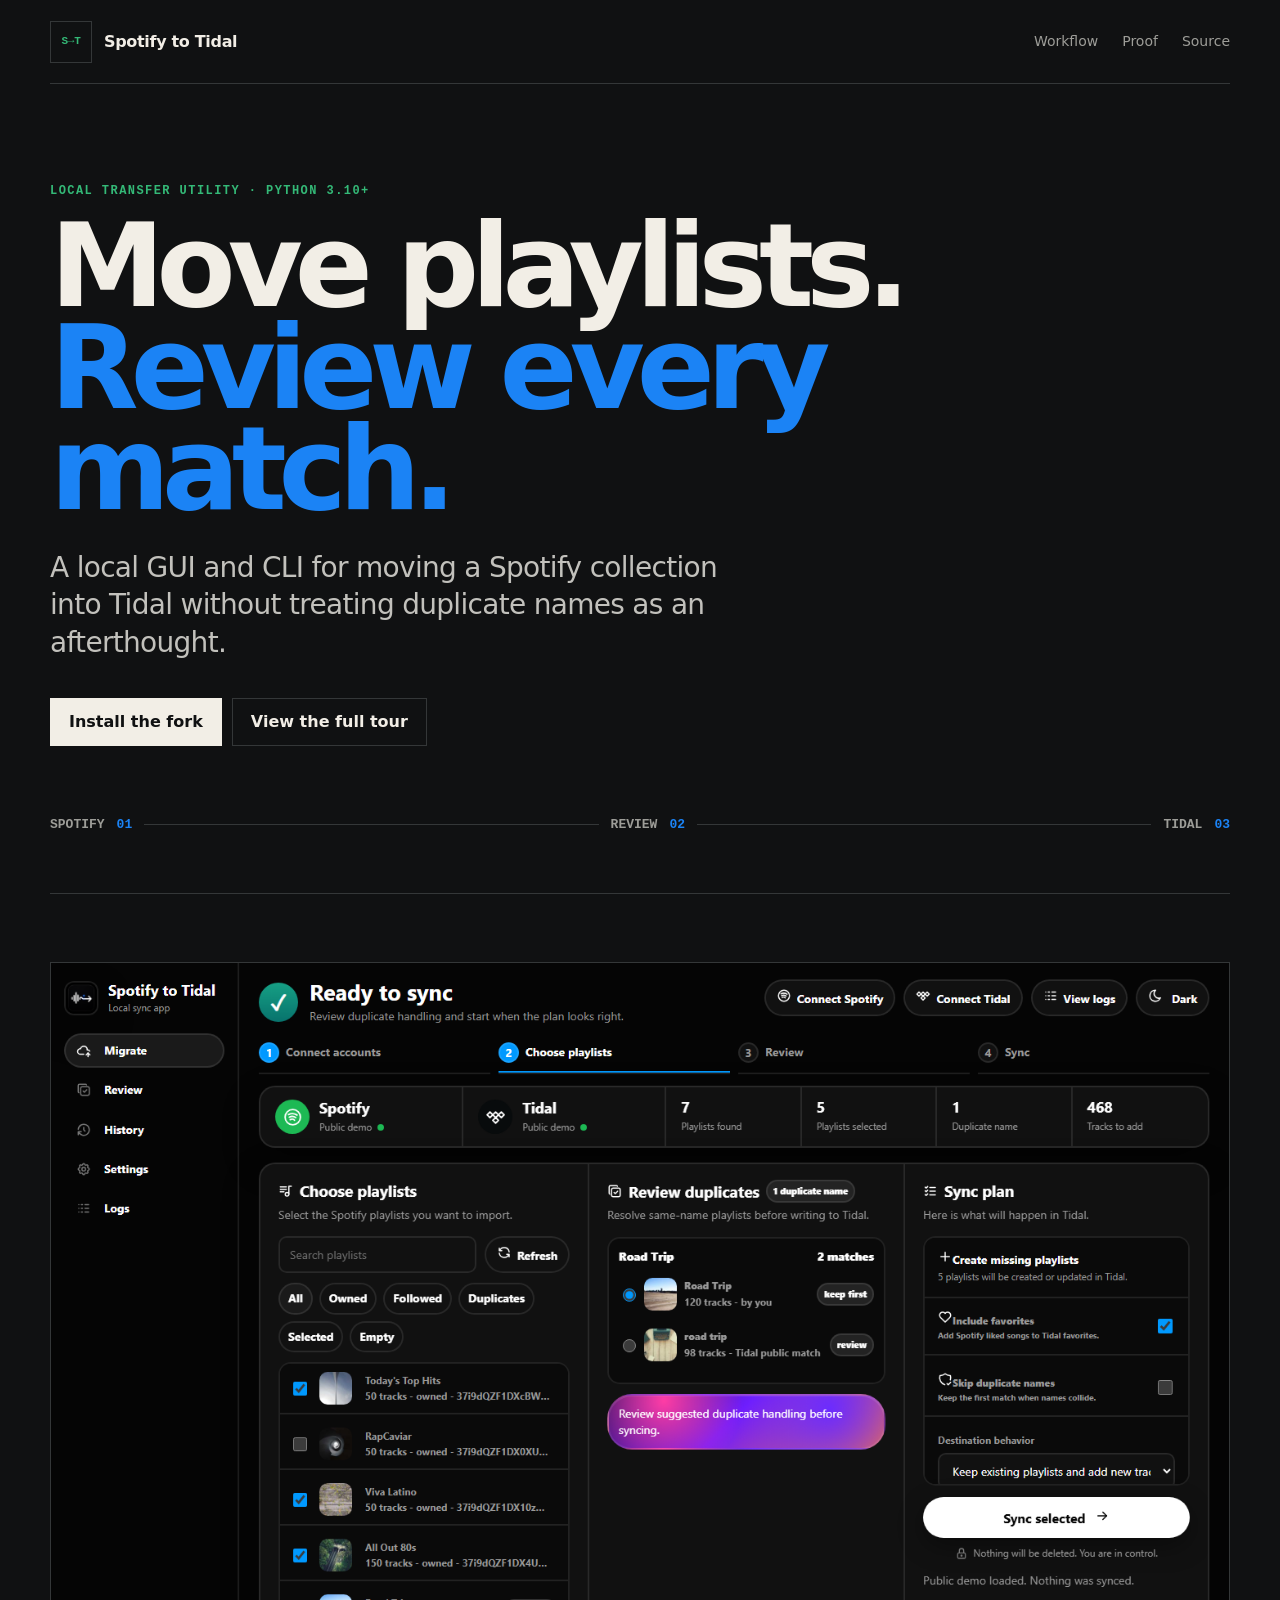
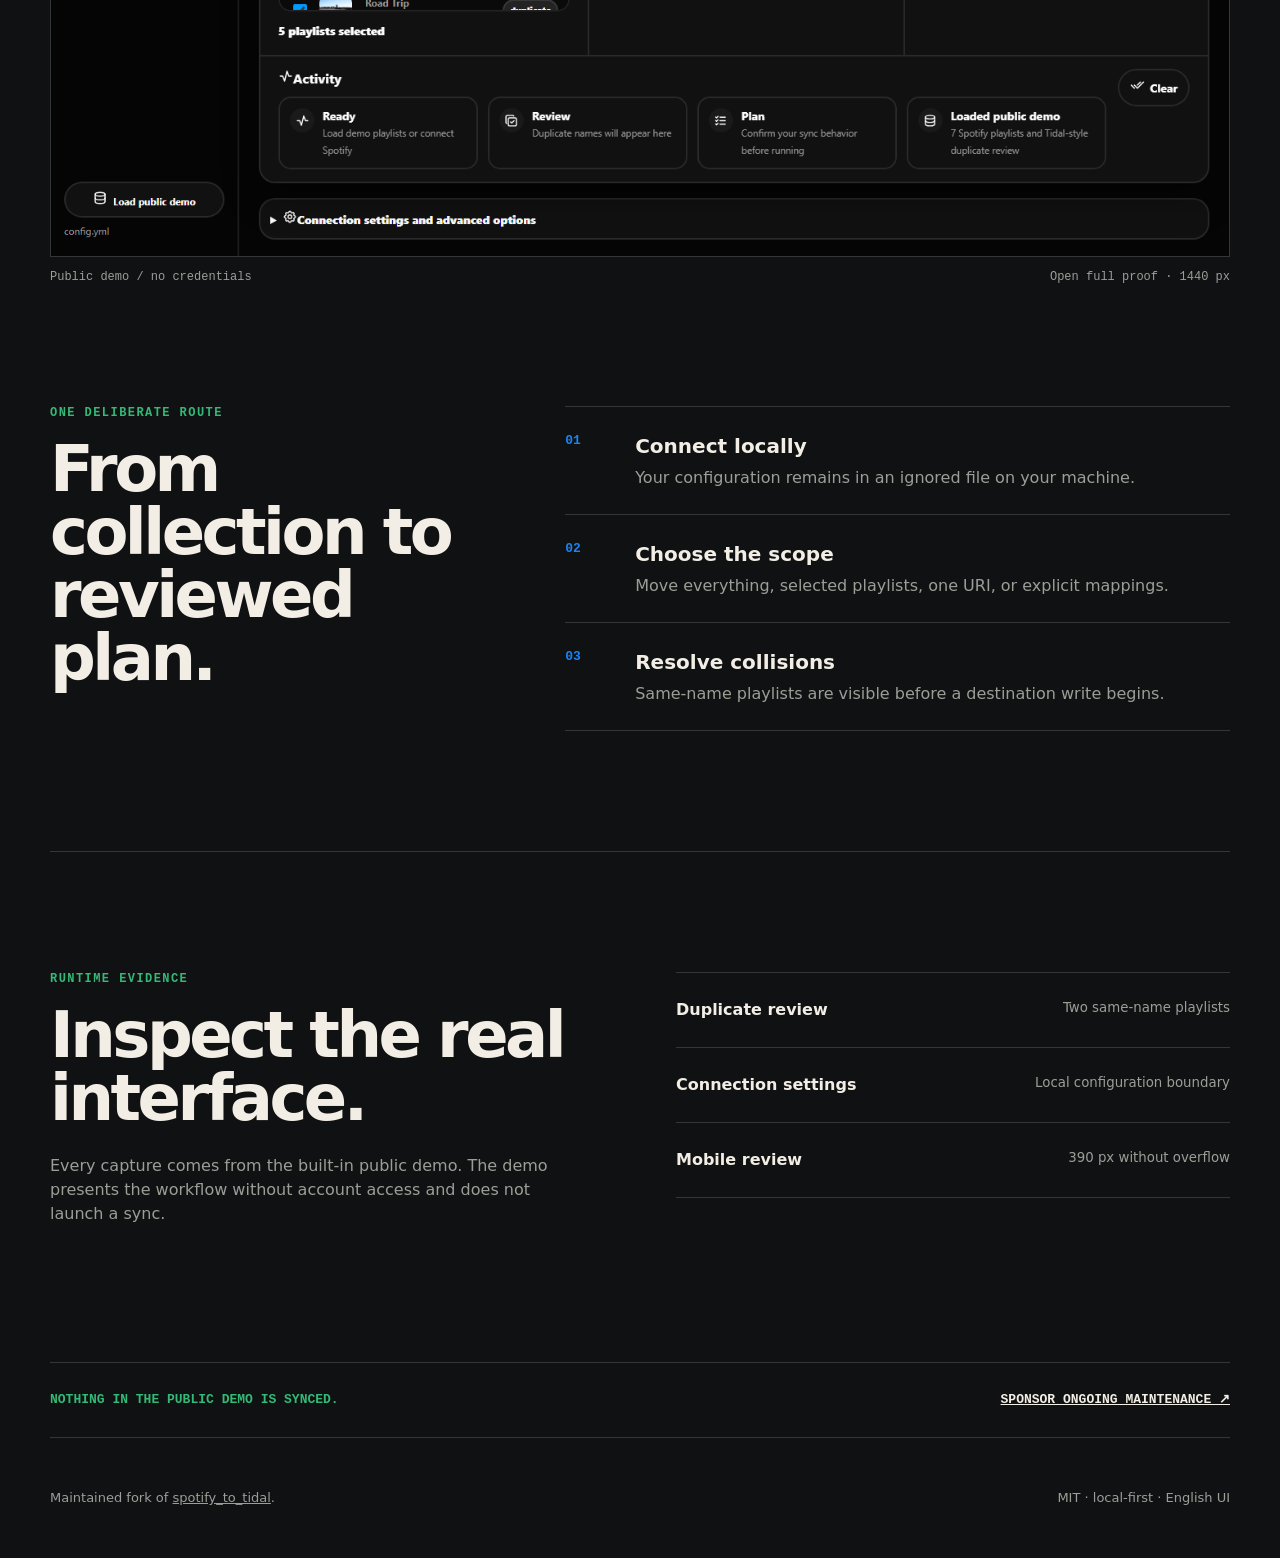
<file: docs/index.html>
<!doctype html>
<html lang="en">
<head>
  <meta charset="utf-8">
  <meta name="viewport" content="width=device-width, initial-scale=1">
  <meta name="theme-color" content="#101112">
  <meta name="description" content="A local-first workflow for moving Spotify playlists into Tidal with deliberate duplicate review.">
  <meta property="og:title" content="Spotify to Tidal">
  <meta property="og:description" content="Move playlists. Review every match.">
  <meta property="og:image" content="assets/screenshots/migration-overview.png">
  <title>Spotify to Tidal — transfer notes</title>
  <link rel="icon" href="assets/app-icon.png">
  <link rel="stylesheet" href="styles.css">
</head>
<body>
  <header class="masthead">
    <a class="wordmark" href="https://github.com/gvastethecreator/spotify2tidal" aria-label="Spotify to Tidal on GitHub">
      <span class="mark" aria-hidden="true">S→T</span>
      <span>Spotify to Tidal</span>
    </a>
    <nav aria-label="Project links">
      <a href="#workflow">Workflow</a>
      <a href="#proof">Proof</a>
      <a href="https://github.com/gvastethecreator/spotify2tidal">Source</a>
    </nav>
  </header>

  <main>
    <section class="hero" aria-labelledby="hero-title">
      <p class="eyebrow">Local transfer utility · Python 3.10+</p>
      <h1 id="hero-title">Move playlists.<br><span>Review every match.</span></h1>
      <p class="lede">A local GUI and CLI for moving a Spotify collection into Tidal without treating duplicate names as an afterthought.</p>
      <div class="actions">
        <a class="button primary" href="https://github.com/gvastethecreator/spotify2tidal#install">Install the fork</a>
        <a class="button" href="https://github.com/gvastethecreator/spotify2tidal#product-tour">View the full tour</a>
      </div>
      <div class="route" aria-label="Transfer workflow">
        <span>Spotify</span><b aria-hidden="true">01</b>
        <i aria-hidden="true"></i>
        <span>Review</span><b aria-hidden="true">02</b>
        <i aria-hidden="true"></i>
        <span>Tidal</span><b aria-hidden="true">03</b>
      </div>
    </section>

    <figure class="product-shot" id="proof">
      <a href="assets/screenshots/migration-overview.png" aria-label="Open the full-resolution migration overview">
        <img src="assets/screenshots/migration-overview.png" alt="Spotify to Tidal migration overview with playlist selection, duplicate review, and sync plan">
      </a>
      <figcaption><span>Public demo / no credentials</span><span>Open full proof · 1440 px</span></figcaption>
    </figure>

    <section class="workflow" id="workflow" aria-labelledby="workflow-title">
      <div>
        <p class="eyebrow">One deliberate route</p>
        <h2 id="workflow-title">From collection to reviewed plan.</h2>
      </div>
      <ol>
        <li><span>01</span><div><strong>Connect locally</strong><p>Your configuration remains in an ignored file on your machine.</p></div></li>
        <li><span>02</span><div><strong>Choose the scope</strong><p>Move everything, selected playlists, one URI, or explicit mappings.</p></div></li>
        <li><span>03</span><div><strong>Resolve collisions</strong><p>Same-name playlists are visible before a destination write begins.</p></div></li>
      </ol>
    </section>

    <section class="proof-index" aria-labelledby="proof-title">
      <div class="proof-heading">
        <p class="eyebrow">Runtime evidence</p>
        <h2 id="proof-title">Inspect the real interface.</h2>
        <p>Every capture comes from the built-in public demo. The demo presents the workflow without account access and does not launch a sync.</p>
      </div>
      <div class="proof-links">
        <a href="assets/screenshots/duplicate-review.png"><span>Duplicate review</span><small>Two same-name playlists</small></a>
        <a href="assets/screenshots/connection-settings.png"><span>Connection settings</span><small>Local configuration boundary</small></a>
        <a href="assets/screenshots/mobile-playlist-review.png"><span>Mobile review</span><small>390 px without overflow</small></a>
      </div>
    </section>

    <section class="closing">
      <p>Nothing in the public demo is synced.</p>
      <a href="https://github.com/sponsors/gvastethecreator">Sponsor ongoing maintenance ↗</a>
    </section>
  </main>

  <footer>
    <span>Maintained fork of <a href="https://github.com/spotify2tidal/spotify_to_tidal">spotify_to_tidal</a>.</span>
    <span>MIT · local-first · English UI</span>
  </footer>
</body>
</html>
</file>
<file: docs/styles.css>
:root {
  color-scheme: dark;
  --paper: #101112;
  --paper-soft: #17191a;
  --ink: #f2eee6;
  --muted: #9d9d98;
  --line: #343738;
  --blue: #1b83f5;
  --green: #34b977;
  font-family: Inter, ui-sans-serif, system-ui, -apple-system, BlinkMacSystemFont, "Segoe UI", sans-serif;
}

* { box-sizing: border-box; }

html { scroll-behavior: smooth; }

body {
  margin: 0;
  background: var(--paper);
  color: var(--ink);
  font-size: 16px;
  line-height: 1.5;
}

a { color: inherit; }

.masthead,
main,
footer {
  width: min(1180px, calc(100% - 40px));
  margin-inline: auto;
}

.masthead {
  min-height: 84px;
  display: flex;
  align-items: center;
  justify-content: space-between;
  border-bottom: 1px solid var(--line);
}

.wordmark {
  display: inline-flex;
  align-items: center;
  gap: 12px;
  text-decoration: none;
  font-weight: 760;
  letter-spacing: -.02em;
}

.mark {
  width: 42px;
  aspect-ratio: 1;
  display: grid;
  place-items: center;
  border: 1px solid var(--line);
  font: 700 11px/1 ui-monospace, SFMono-Regular, Consolas, monospace;
  color: var(--green);
}

nav { display: flex; gap: 24px; }
nav a { color: var(--muted); text-decoration: none; font-size: 14px; }
nav a:hover, nav a:focus-visible { color: var(--ink); }

.hero {
  padding: 100px 0 62px;
  border-bottom: 1px solid var(--line);
}

.eyebrow {
  margin: 0 0 18px;
  color: var(--green);
  font: 700 12px/1.2 ui-monospace, SFMono-Regular, Consolas, monospace;
  letter-spacing: .12em;
  text-transform: uppercase;
}

h1, h2, p { margin-top: 0; }

h1 {
  max-width: 950px;
  margin-bottom: 28px;
  font-size: clamp(54px, 9vw, 118px);
  line-height: .88;
  letter-spacing: -.07em;
  font-weight: 820;
}

h1 span { color: var(--blue); }

.lede {
  max-width: 680px;
  color: #c2c1bc;
  font-size: clamp(19px, 2.2vw, 28px);
  line-height: 1.35;
  letter-spacing: -.025em;
}

.actions { display: flex; gap: 10px; margin: 36px 0 72px; flex-wrap: wrap; }

.button {
  min-height: 48px;
  display: inline-flex;
  align-items: center;
  padding: 0 18px;
  border: 1px solid var(--line);
  text-decoration: none;
  font-weight: 700;
}

.button:hover, .button:focus-visible { border-color: var(--ink); }
.button.primary { background: var(--ink); color: var(--paper); border-color: var(--ink); }

.route {
  display: grid;
  grid-template-columns: auto auto 1fr auto auto 1fr auto auto;
  align-items: center;
  gap: 12px;
  color: var(--muted);
  font: 700 13px/1 ui-monospace, SFMono-Regular, Consolas, monospace;
  text-transform: uppercase;
}

.route b { color: var(--blue); font-weight: 700; }
.route i { height: 1px; background: var(--line); }

.product-shot { margin: 68px 0 0; }
.product-shot img { display: block; width: 100%; height: auto; border: 1px solid var(--line); }
.product-shot figcaption { display: flex; justify-content: space-between; gap: 16px; color: var(--muted); font: 12px/1.4 ui-monospace, SFMono-Regular, Consolas, monospace; padding-top: 12px; }

.workflow {
  display: grid;
  grid-template-columns: .8fr 1.2fr;
  gap: 72px;
  padding: 120px 0;
  border-bottom: 1px solid var(--line);
}

h2 {
  margin-bottom: 24px;
  font-size: clamp(38px, 5vw, 66px);
  line-height: .98;
  letter-spacing: -.055em;
}

.workflow ol { list-style: none; margin: 0; padding: 0; border-top: 1px solid var(--line); }
.workflow li { display: grid; grid-template-columns: 52px 1fr; gap: 18px; padding: 24px 0; border-bottom: 1px solid var(--line); }
.workflow li > span { color: var(--blue); font: 700 13px/1.5 ui-monospace, SFMono-Regular, Consolas, monospace; }
.workflow strong { font-size: 20px; }
.workflow li p { margin: 5px 0 0; color: var(--muted); }

.proof-index {
  display: grid;
  grid-template-columns: 1fr 1fr;
  gap: 72px;
  padding: 120px 0;
}

.proof-heading > p:last-child { max-width: 530px; color: var(--muted); }
.proof-links { border-top: 1px solid var(--line); }
.proof-links a { display: flex; justify-content: space-between; gap: 24px; padding: 25px 0; border-bottom: 1px solid var(--line); text-decoration: none; }
.proof-links a:hover span, .proof-links a:focus-visible span { color: var(--blue); }
.proof-links span { font-weight: 760; }
.proof-links small { color: var(--muted); text-align: right; }

.closing {
  display: flex;
  justify-content: space-between;
  gap: 24px;
  padding: 28px 0;
  border-block: 1px solid var(--line);
  font: 700 13px/1.4 ui-monospace, SFMono-Regular, Consolas, monospace;
  text-transform: uppercase;
}
.closing p { margin: 0; color: var(--green); }

footer {
  min-height: 120px;
  display: flex;
  align-items: center;
  justify-content: space-between;
  gap: 24px;
  color: var(--muted);
  font-size: 13px;
}

@media (max-width: 760px) {
  .masthead, main, footer { width: min(100% - 24px, 1180px); }
  .masthead { min-height: 70px; }
  nav a:not(:last-child) { display: none; }
  .hero { padding: 72px 0 42px; }
  h1 { font-size: clamp(48px, 16vw, 72px); }
  .actions { margin-bottom: 52px; }
  .route { grid-template-columns: auto auto; gap: 8px 12px; }
  .route i { display: none; }
  .workflow, .proof-index { grid-template-columns: 1fr; gap: 36px; padding: 78px 0; }
  .product-shot { margin-top: 40px; }
  .product-shot figcaption, .closing, footer { align-items: flex-start; flex-direction: column; }
  .proof-links a { flex-direction: column; gap: 5px; }
  .proof-links small { text-align: left; }
  footer { justify-content: center; padding: 28px 0; }
}

@media (prefers-reduced-motion: reduce) {
  html { scroll-behavior: auto; }
}
</file>
